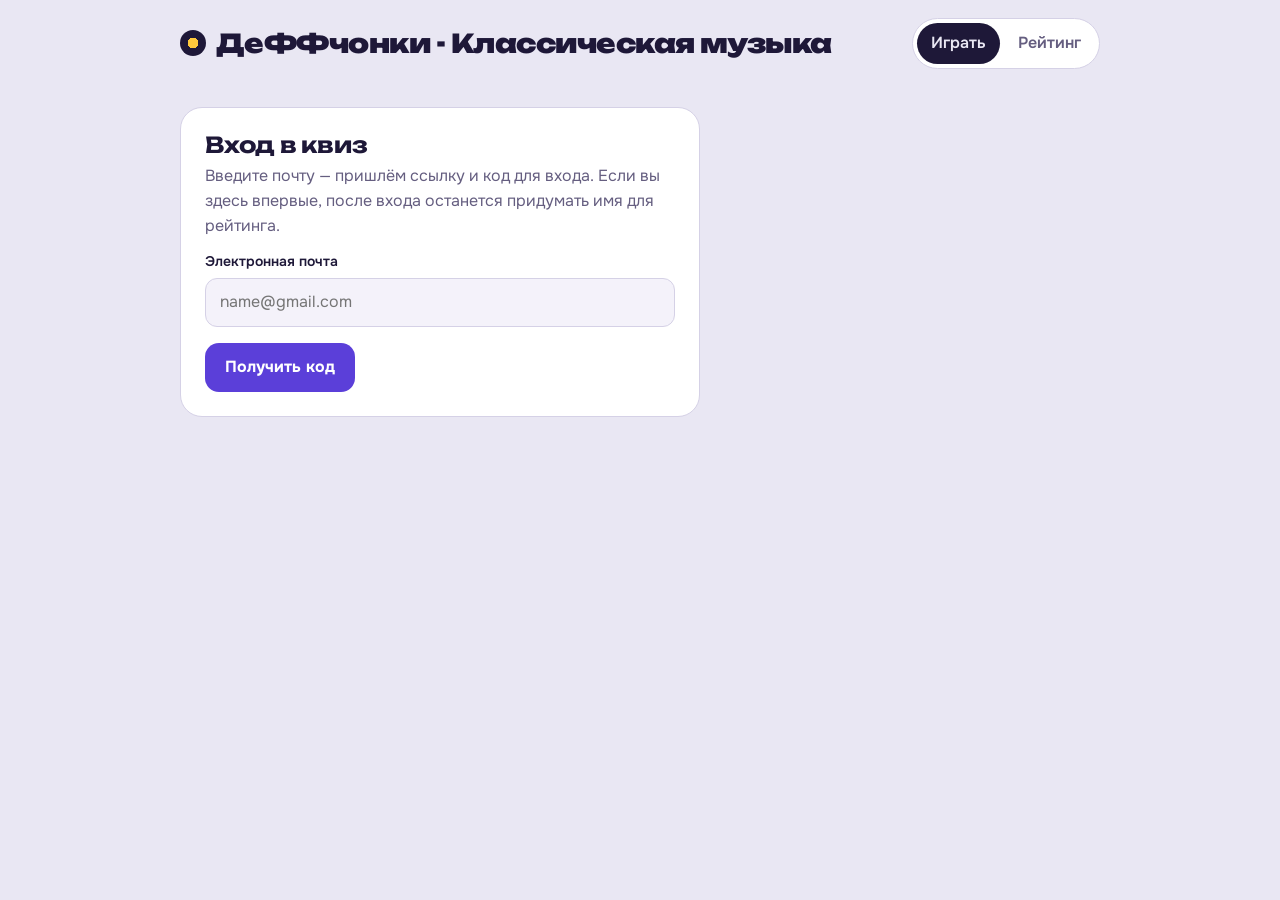
<file: docs/index.html>
<!doctype html>
<html lang="ru">
<head>
<meta charset="utf-8">
<meta name="viewport" content="width=device-width, initial-scale=1, viewport-fit=cover">
<title>На слух — музыкальный квиз</title>
<meta name="description" content="Слушайте короткие музыкальные фрагменты и угадывайте, что звучит.">
<link rel="icon" href="data:image/svg+xml,<svg xmlns='http://www.w3.org/2000/svg' viewBox='0 0 100 100'><circle cx='50' cy='50' r='48' fill='%231E1838'/><circle cx='50' cy='50' r='16' fill='%23FFC93C'/></svg>">
<link rel="preconnect" href="https://fonts.googleapis.com">
<link rel="preconnect" href="https://fonts.gstatic.com" crossorigin>
<link href="https://fonts.googleapis.com/css2?family=Unbounded:wght@500;700;900&family=Onest:wght@400;500;600;700&display=swap" rel="stylesheet">
<link rel="stylesheet" href="css/style.css">
</head>
<body>
<div class="wrap">
  <header class="top">
    <h1 class="logo"><i aria-hidden="true"></i><span id="siteName">На слух</span></h1>
    <nav class="tabs" id="tabs" aria-label="Разделы">
      <button data-v="play" aria-current="page">Играть</button>
      <button data-v="board">Рейтинг</button>
    </nav>
    <div class="who" id="who"></div>
  </header>
  <main id="main"><div class="card"><p class="muted">Загружаем квиз…</p></div></main>
</div>
<div class="toast" id="toast" role="status" hidden></div>
<script src="vendor/supabase.js"></script>
<script src="js/config.js"></script>
<script src="js/common.js"></script>
<script src="js/quiz.js"></script>
</body>
</html>
</file>
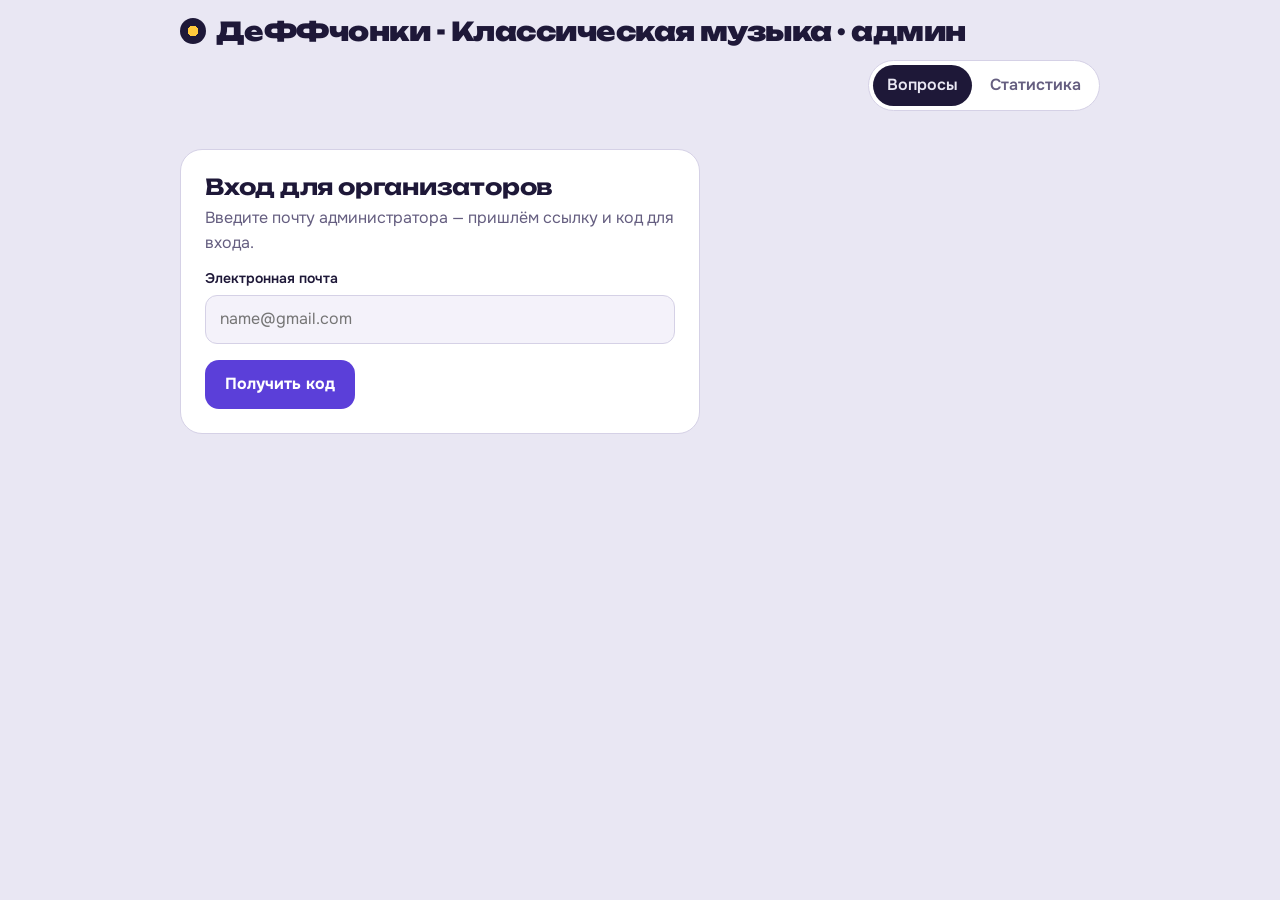
<file: docs/admin.html>
<!doctype html>
<html lang="ru">
<head>
<meta charset="utf-8">
<meta name="viewport" content="width=device-width, initial-scale=1, viewport-fit=cover">
<meta name="robots" content="noindex">
<title>Админ-панель — На слух</title>
<link rel="icon" href="data:image/svg+xml,<svg xmlns='http://www.w3.org/2000/svg' viewBox='0 0 100 100'><circle cx='50' cy='50' r='48' fill='%231E1838'/><circle cx='50' cy='50' r='16' fill='%23FFC93C'/></svg>">
<link rel="preconnect" href="https://fonts.googleapis.com">
<link rel="preconnect" href="https://fonts.gstatic.com" crossorigin>
<link href="https://fonts.googleapis.com/css2?family=Unbounded:wght@500;700;900&family=Onest:wght@400;500;600;700&display=swap" rel="stylesheet">
<link rel="stylesheet" href="css/style.css">
</head>
<body>
<div class="wrap">
  <header class="top">
    <h1 class="logo"><i aria-hidden="true"></i><span id="siteName">На слух</span></h1>
    <nav class="tabs" id="tabs" aria-label="Разделы" hidden>
      <button data-v="questions" aria-current="page">Вопросы</button>
      <button data-v="stats">Статистика</button>
    </nav>
    <div class="who" id="who"></div>
  </header>
  <main id="main"><div class="card"><p class="muted">Загружаем…</p></div></main>
</div>
<div class="toast" id="toast" role="status" hidden></div>
<script src="vendor/supabase.js"></script>
<script src="vendor/lame.min.js"></script>
<script src="js/config.js"></script>
<script src="js/common.js"></script>
<script src="js/admin.js"></script>
</body>
</html>
</file>
<file: docs/css/style.css>
:root{
  --bg:#E9E7F3; --surface:#FFFFFF; --surface-2:#F4F2FA; --ink:#1E1838; --muted:#655E80; --line:#D5D1E6;
  --accent:#5B3FD9; --accent-ink:#FFFFFF; --ok:#0E8A6E; --ok-bg:#DDF3EC; --bad:#C8322F; --bad-bg:#F9E0DF;
  --disc:#1E1838; --groove:#2E2752; --label:#FFC93C;
  --display:"Unbounded", "Arial Black", system-ui, sans-serif;
  --body:"Onest", "Segoe UI", system-ui, -apple-system, sans-serif;
  box-sizing:border-box;
  padding-top:env(safe-area-inset-top,0px); padding-bottom:env(safe-area-inset-bottom,0px);
}
@media (prefers-color-scheme:dark){
  :root:not([data-theme="light"]){
    --bg:#15122A; --surface:#211C3D; --surface-2:#2A2449; --ink:#EEEBFA; --muted:#A79FC7; --line:#3A3360;
    --accent:#9D86FF; --accent-ink:#15122A; --ok:#4FD1A8; --ok-bg:#15392F; --bad:#FF7B77; --bad-bg:#43201F;
    --disc:#0C0A18; --groove:#1E1938; --label:#FFC93C;
  }
}
:root[data-theme="dark"]{
  --bg:#15122A; --surface:#211C3D; --surface-2:#2A2449; --ink:#EEEBFA; --muted:#A79FC7; --line:#3A3360;
  --accent:#9D86FF; --accent-ink:#15122A; --ok:#4FD1A8; --ok-bg:#15392F; --bad:#FF7B77; --bad-bg:#43201F;
  --disc:#0C0A18; --groove:#1E1938; --label:#FFC93C;
}
*,*::before,*::after{box-sizing:inherit}
html{scroll-padding-top:env(safe-area-inset-top,0px)}
body{margin:0;background:var(--bg);color:var(--ink);font:16px/1.55 var(--body);-webkit-font-smoothing:antialiased}
img{max-width:100%}
button,input,select,textarea{font:inherit;color:inherit}
:focus-visible{outline:3px solid var(--accent);outline-offset:2px}
.wrap{max-width:960px;margin:0 auto;padding:0 20px}

header.top{display:flex;align-items:center;gap:16px;flex-wrap:wrap;padding:18px 0 14px}
.logo{font:900 26px/1 var(--display);letter-spacing:-.02em;margin:0;display:flex;align-items:center;gap:10px}
.logo i{display:inline-block;width:26px;height:26px;border-radius:50%;background:radial-gradient(circle,var(--label) 0 28%,var(--disc) 30% 100%)}
nav.tabs{display:flex;gap:4px;margin-left:auto;background:var(--surface);border:1px solid var(--line);border-radius:999px;padding:4px;overflow-x:auto}
nav.tabs button{border:0;background:none;padding:8px 14px;border-radius:999px;cursor:pointer;font-weight:600;color:var(--muted);white-space:nowrap}
nav.tabs button[aria-current="page"]{background:var(--ink);color:var(--bg)}
.who{font-size:14px;color:var(--muted);width:100%;text-align:right;margin-top:-6px}

main{padding:8px 0 64px}
.card{background:var(--surface);border:1px solid var(--line);border-radius:22px;padding:24px}
h2{font:700 22px/1.2 var(--display);margin:0 0 6px;letter-spacing:-.01em}
h3{font:600 17px/1.3 var(--body);margin:0 0 10px}
p{margin:0 0 12px}
.muted{color:var(--muted)}
.small{font-size:14px}
.btn{display:inline-flex;align-items:center;justify-content:center;gap:8px;border:0;border-radius:14px;padding:12px 20px;font-weight:700;cursor:pointer;background:var(--accent);color:var(--accent-ink)}
.btn.ghost{background:var(--surface-2);color:var(--ink);border:1px solid var(--line)}
.btn.danger{background:var(--bad-bg);color:var(--bad)}
.btn.sm{padding:7px 12px;border-radius:10px;font-size:14px}
.btn:disabled{opacity:.45;cursor:not-allowed}
label.f{display:block;font-weight:600;font-size:14px;margin:0 0 6px}
input[type=text],input[type=email],input[type=number],textarea{width:100%;background:var(--surface-2);border:1px solid var(--line);border-radius:12px;padding:11px 14px}
textarea{min-height:70px;resize:vertical}
.row{display:flex;gap:10px;align-items:center;flex-wrap:wrap}
.stack>*+*{margin-top:16px}
.notice{padding:14px 16px;border-radius:14px;background:var(--surface-2);border:1px dashed var(--line);color:var(--muted)}
.err{color:var(--bad);font-weight:600}

/* play screen */
.stage{display:grid;grid-template-columns:minmax(220px,300px) 1fr;gap:32px;align-items:center}
@media (max-width:720px){.stage{grid-template-columns:1fr;justify-items:center;gap:20px}}
.progress-line{display:flex;justify-content:space-between;align-items:baseline;gap:12px;margin-bottom:18px;flex-wrap:wrap}
.qnum{font:700 15px/1 var(--display);color:var(--muted)}
.score{font:900 34px/1 var(--display);letter-spacing:-.03em}
.score small{font:500 14px var(--body);color:var(--muted);letter-spacing:0}
.disc{--p:0;position:relative;width:min(280px,72vw);aspect-ratio:1;border-radius:50%;border:0;padding:0;cursor:pointer;background:none;display:grid;place-items:center}
.disc .ring{position:absolute;inset:0;border-radius:50%;background:conic-gradient(var(--accent) calc(var(--p)*1turn),var(--line) 0)}
.disc .vinyl{position:absolute;inset:9px;border-radius:50%;background:repeating-radial-gradient(circle,var(--disc) 0 3px,var(--groove) 3px 4px);box-shadow:inset 0 0 0 2px var(--disc)}
.disc .vinyl::after{content:"";position:absolute;inset:0;border-radius:50%;background:conic-gradient(from 30deg,transparent 0 40deg,rgba(255,255,255,.09) 55deg,transparent 70deg 220deg,rgba(255,255,255,.06) 235deg,transparent 250deg)}
.disc .center{position:relative;width:38%;aspect-ratio:1;border-radius:50%;background:var(--label);display:grid;place-items:center;color:#1E1838}
.disc .center svg{width:36%;height:36%}
.disc.playing .vinyl{animation:spin 1.8s linear infinite}
@keyframes spin{to{transform:rotate(1turn)}}
@media (prefers-reduced-motion:reduce){.disc.playing .vinyl{animation:none}}
.prompt{font:700 clamp(22px,3.4vw,30px)/1.2 var(--display);letter-spacing:-.015em;margin:0 0 18px}
.opts{display:grid;grid-template-columns:1fr 1fr;gap:10px}
@media (max-width:520px){.opts{grid-template-columns:1fr}}
.opt{text-align:left;border:2px solid var(--line);background:var(--surface-2);border-radius:16px;padding:14px 16px;font-weight:600;cursor:pointer;display:flex;gap:12px;align-items:center;min-height:58px}
.opt .k{flex:none;width:28px;height:28px;border-radius:50%;display:grid;place-items:center;background:var(--surface);border:1px solid var(--line);font:700 13px var(--display)}
.opt:hover:not(:disabled){border-color:var(--accent)}
.opt:disabled{cursor:default}
.opt.locked{opacity:.5}
.opt.right{border-color:var(--ok);background:var(--ok-bg);opacity:1}
.opt.wrong{border-color:var(--bad);background:var(--bad-bg);opacity:1}
.feedback{margin-top:18px;min-height:48px;display:flex;align-items:center;gap:14px;flex-wrap:wrap}
.feedback strong{font:700 18px var(--display)}
.feedback .ok{color:var(--ok)} .feedback .no{color:var(--bad)}
.hint{margin-top:10px;font-size:14px;color:var(--muted)}

/* tables & lists */
.table-wrap{overflow-x:auto;border:1px solid var(--line);border-radius:16px;background:var(--surface)}
table{border-collapse:collapse;width:100%;font-size:15px}
th,td{padding:11px 14px;text-align:left;border-bottom:1px solid var(--line);vertical-align:middle}
th{font-weight:600;color:var(--muted);font-size:13px;background:var(--surface-2);white-space:nowrap}
tr:last-child td{border-bottom:0}
td.num,th.num{text-align:right;font-variant-numeric:tabular-nums;white-space:nowrap}
.me-row td{background:var(--surface-2);font-weight:600}
.place{font:700 15px var(--display)}
.bar{height:8px;border-radius:4px;background:var(--line);overflow:hidden;min-width:80px}
.bar>span{display:block;height:100%;background:var(--accent)}
.bar.okc>span{background:var(--ok)}
.dist{display:grid;gap:4px;min-width:200px}
.dist div{display:grid;grid-template-columns:1fr 70px 34px;gap:8px;align-items:center;font-size:13px}
.dist div.c{font-weight:700;color:var(--ok)}
.qrow{display:grid;grid-template-columns:auto 1fr auto;gap:14px;align-items:center;padding:14px 16px;border-bottom:1px solid var(--line)}
.qrow:last-child{border-bottom:0}
.qrow .ord{display:flex;flex-direction:column;gap:2px}
.qrow .ord button{border:1px solid var(--line);background:var(--surface-2);border-radius:6px;width:28px;height:22px;cursor:pointer;line-height:1}
.qrow .meta{font-size:14px;color:var(--muted)}
.qrow .title{font-weight:700}
.qrow.off .title{text-decoration:line-through;color:var(--muted)}
.qrow .acts{display:flex;gap:6px;flex-wrap:wrap;justify-content:flex-end}
@media (max-width:640px){.qrow{grid-template-columns:auto 1fr}.qrow .acts{grid-column:1/-1;justify-content:flex-start}}
.mini-play{border:0;background:var(--ink);color:var(--bg);border-radius:50%;width:34px;height:34px;cursor:pointer;display:inline-grid;place-items:center}
.mini-play svg{width:14px;height:14px}

.kpis{display:grid;grid-template-columns:repeat(auto-fit,minmax(150px,1fr));gap:12px}
.kpi{background:var(--surface);border:1px solid var(--line);border-radius:18px;padding:16px 18px}
.kpi b{display:block;font:900 30px/1.1 var(--display);letter-spacing:-.03em}
.kpi span{font-size:14px;color:var(--muted)}
.days{display:flex;align-items:flex-end;gap:6px;height:120px;padding-top:8px}
.days div{flex:1;display:flex;flex-direction:column;align-items:center;gap:4px;height:100%;justify-content:flex-end;font-size:11px;color:var(--muted)}
.days i{display:block;width:100%;background:var(--accent);border-radius:5px 5px 2px 2px;min-height:2px}

/* editor */
.editor .opt-edit{display:grid;grid-template-columns:auto 1fr auto;gap:8px;align-items:center;margin-bottom:8px}
.editor .opt-edit input[type=radio]{width:20px;height:20px;accent-color:var(--ok)}
.audio-box{border:1px solid var(--line);border-radius:16px;padding:16px;background:var(--surface-2)}
.audio-box audio{width:100%;margin:8px 0}
input[type=range]{width:100%;accent-color:var(--accent)}
.section-head{display:flex;justify-content:space-between;align-items:center;gap:12px;flex-wrap:wrap;margin-bottom:14px}
.toast{position:fixed;left:50%;transform:translateX(-50%);bottom:calc(20px + env(safe-area-inset-bottom,0px));background:var(--ink);color:var(--bg);padding:12px 18px;border-radius:12px;font-weight:600;z-index:10;max-width:90vw}

/* standalone additions */
a{color:var(--accent)}
.who{display:flex;justify-content:flex-end;gap:12px;align-items:center;flex-wrap:wrap}
.linkbtn{background:none;border:0;padding:0;color:var(--accent);font-weight:600;cursor:pointer;text-decoration:underline;text-underline-offset:3px}
.narrow{max-width:520px}
.code-input{font:700 26px/1 var(--display)!important;letter-spacing:.3em;text-align:center}
.opts .placeholder{grid-column:1/-1;padding:18px;border:2px dashed var(--line);border-radius:16px;color:var(--muted);text-align:center}
.warn{padding:12px 14px;border-radius:12px;background:var(--bad-bg);color:var(--bad);font-size:14px}
footer.foot{padding:24px 0 40px;color:var(--muted);font-size:13px}
.spinner{display:inline-block;width:16px;height:16px;border:2px solid currentColor;border-right-color:transparent;border-radius:50%;animation:spin .8s linear infinite;vertical-align:-3px}
@media (prefers-reduced-motion:reduce){.spinner{animation-duration:3s}}
.disc.loading .center{opacity:.7}
input[type=email],input[type=url]{width:100%;background:var(--surface-2);border:1px solid var(--line);border-radius:12px;padding:11px 14px}

/* блок «Это было» после ответа */
.reveal{margin-top:14px;padding:14px 16px;border-radius:16px;background:var(--surface-2);border:1px solid var(--line);display:flex;flex-wrap:wrap;gap:10px 16px;align-items:center}
.reveal-label{font:700 11px/1 var(--display);text-transform:uppercase;letter-spacing:.1em;color:var(--muted);width:100%}
.reveal-title{margin:0;font-weight:700;flex:1;min-width:180px}
.reveal a.btn{text-decoration:none}

/* туры */
select{width:100%;background:var(--surface-2);border:1px solid var(--line);border-radius:12px;padding:11px 14px}
.rounds{display:grid;gap:12px}
.round-card{display:grid;grid-template-columns:auto 1fr auto;gap:16px;align-items:center;background:var(--surface);border:1px solid var(--line);border-radius:20px;padding:16px 18px}
.round-card.done{border-color:color-mix(in srgb,var(--ok) 45%,var(--line))}
.round-disc{--p:0;width:56px;height:56px;border-radius:50%;display:grid;place-items:center;background:conic-gradient(var(--accent) calc(var(--p)*1turn),var(--line) 0);position:relative}
.round-disc::before{content:"";position:absolute;inset:5px;border-radius:50%;background:repeating-radial-gradient(circle,var(--disc) 0 2px,var(--groove) 2px 3px)}
.round-disc span{position:relative;width:24px;height:24px;border-radius:50%;background:var(--label);color:#1E1838;display:grid;place-items:center;font:900 12px var(--display)}
.round-card.done .round-disc{background:conic-gradient(var(--ok) calc(var(--p)*1turn),var(--line) 0)}
.round-acts{display:flex;gap:8px;flex-wrap:wrap;justify-content:flex-end}
@media (max-width:600px){.round-card{grid-template-columns:auto 1fr}.round-acts{grid-column:1/-1;justify-content:flex-start}}
.chips{display:flex;gap:6px;flex-wrap:wrap;margin:0 0 14px}
.chip{border:1px solid var(--line);background:var(--surface);border-radius:999px;padding:6px 14px;font-weight:600;cursor:pointer;color:var(--muted)}
.chip[aria-pressed="true"]{background:var(--ink);color:var(--bg);border-color:var(--ink)}
.round-admin{background:var(--surface);border:1px solid var(--line);border-radius:20px;padding:16px}
.round-admin.off{opacity:.75}
.round-head{display:grid;grid-template-columns:auto 1fr auto;gap:14px;align-items:center;margin-bottom:12px}
.round-head .ord{display:flex;flex-direction:column;gap:2px}
.round-head .ord button{border:1px solid var(--line);background:var(--surface-2);border-radius:6px;width:28px;height:22px;cursor:pointer;line-height:1}
.round-head .acts{display:flex;gap:6px;flex-wrap:wrap;justify-content:flex-end}
@media (max-width:640px){.round-head{grid-template-columns:auto 1fr}.round-head .acts{grid-column:1/-1;justify-content:flex-start}}
.badge{display:inline-block;font:600 12px/1 var(--body);padding:4px 8px;border-radius:999px;background:var(--surface-2);border:1px solid var(--line);color:var(--muted);vertical-align:middle}
.badge.full{background:var(--ok-bg);color:var(--ok);border-color:transparent}
</file>
